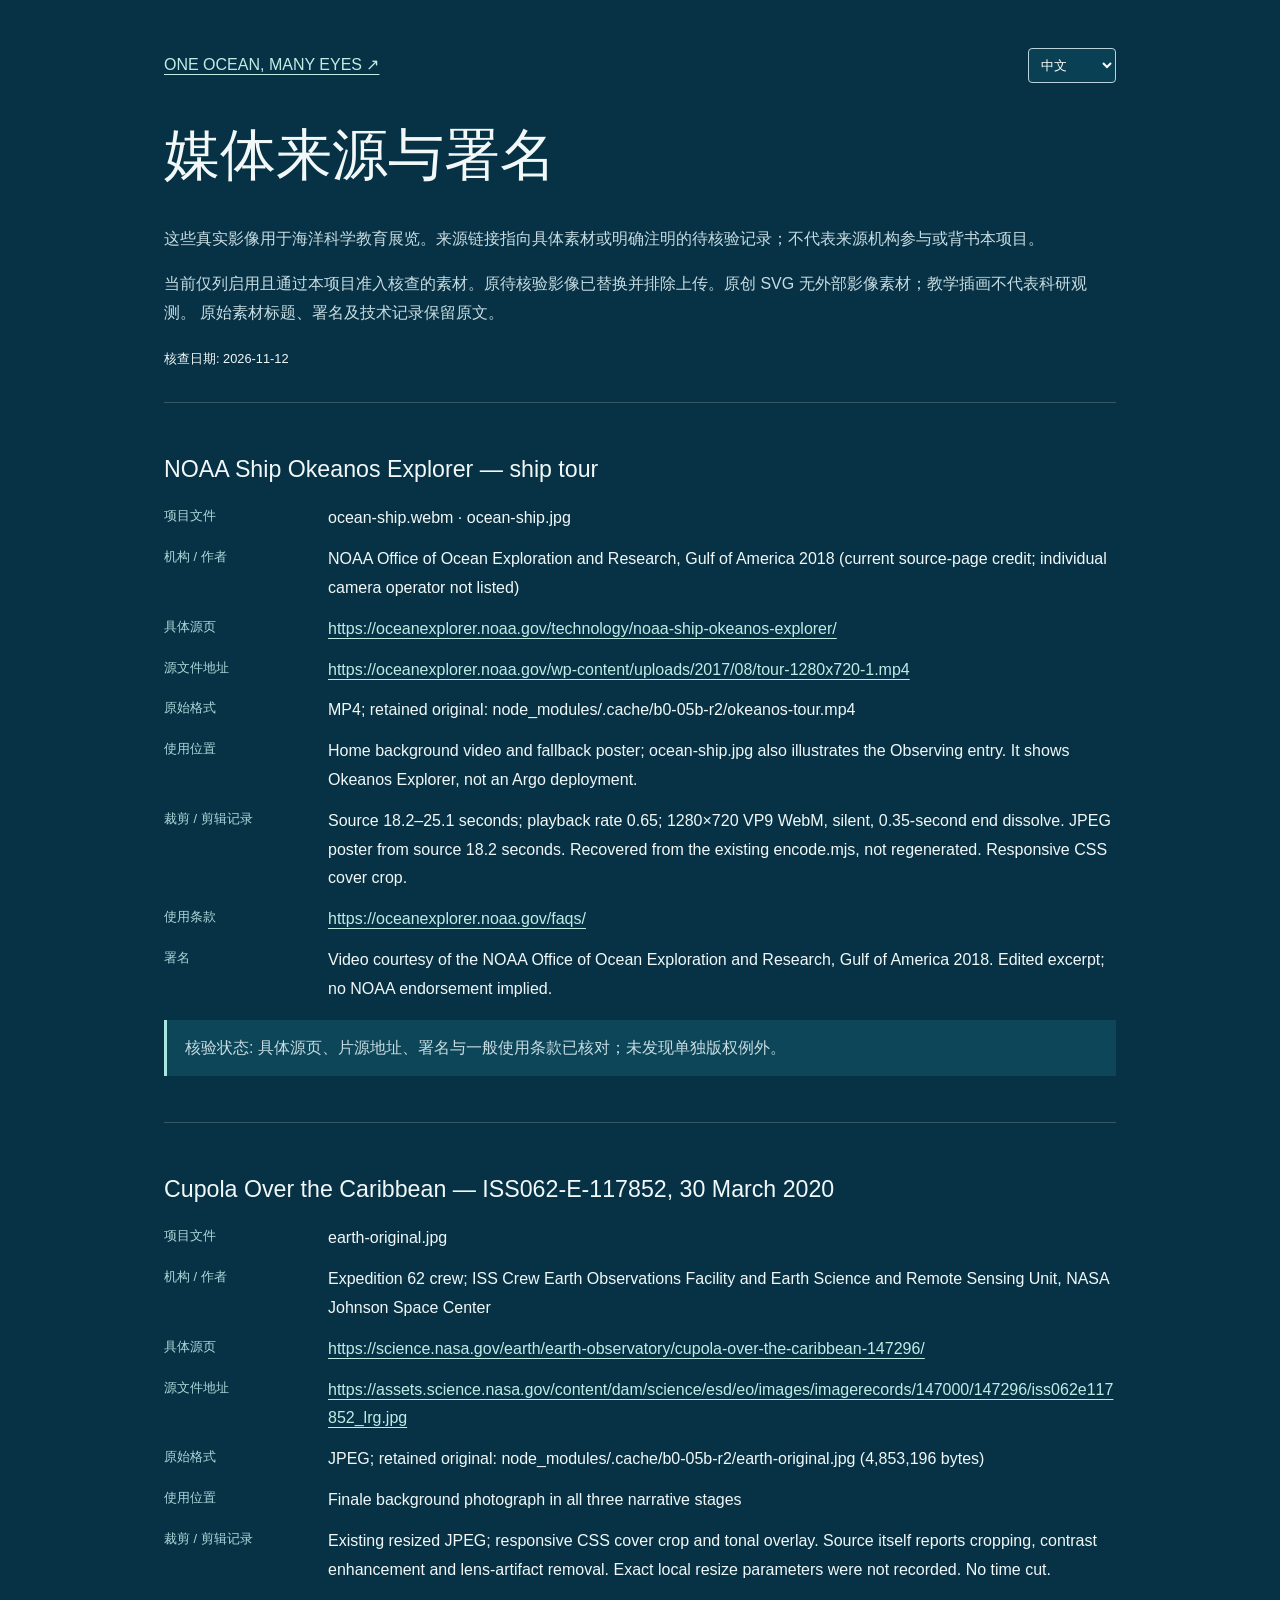
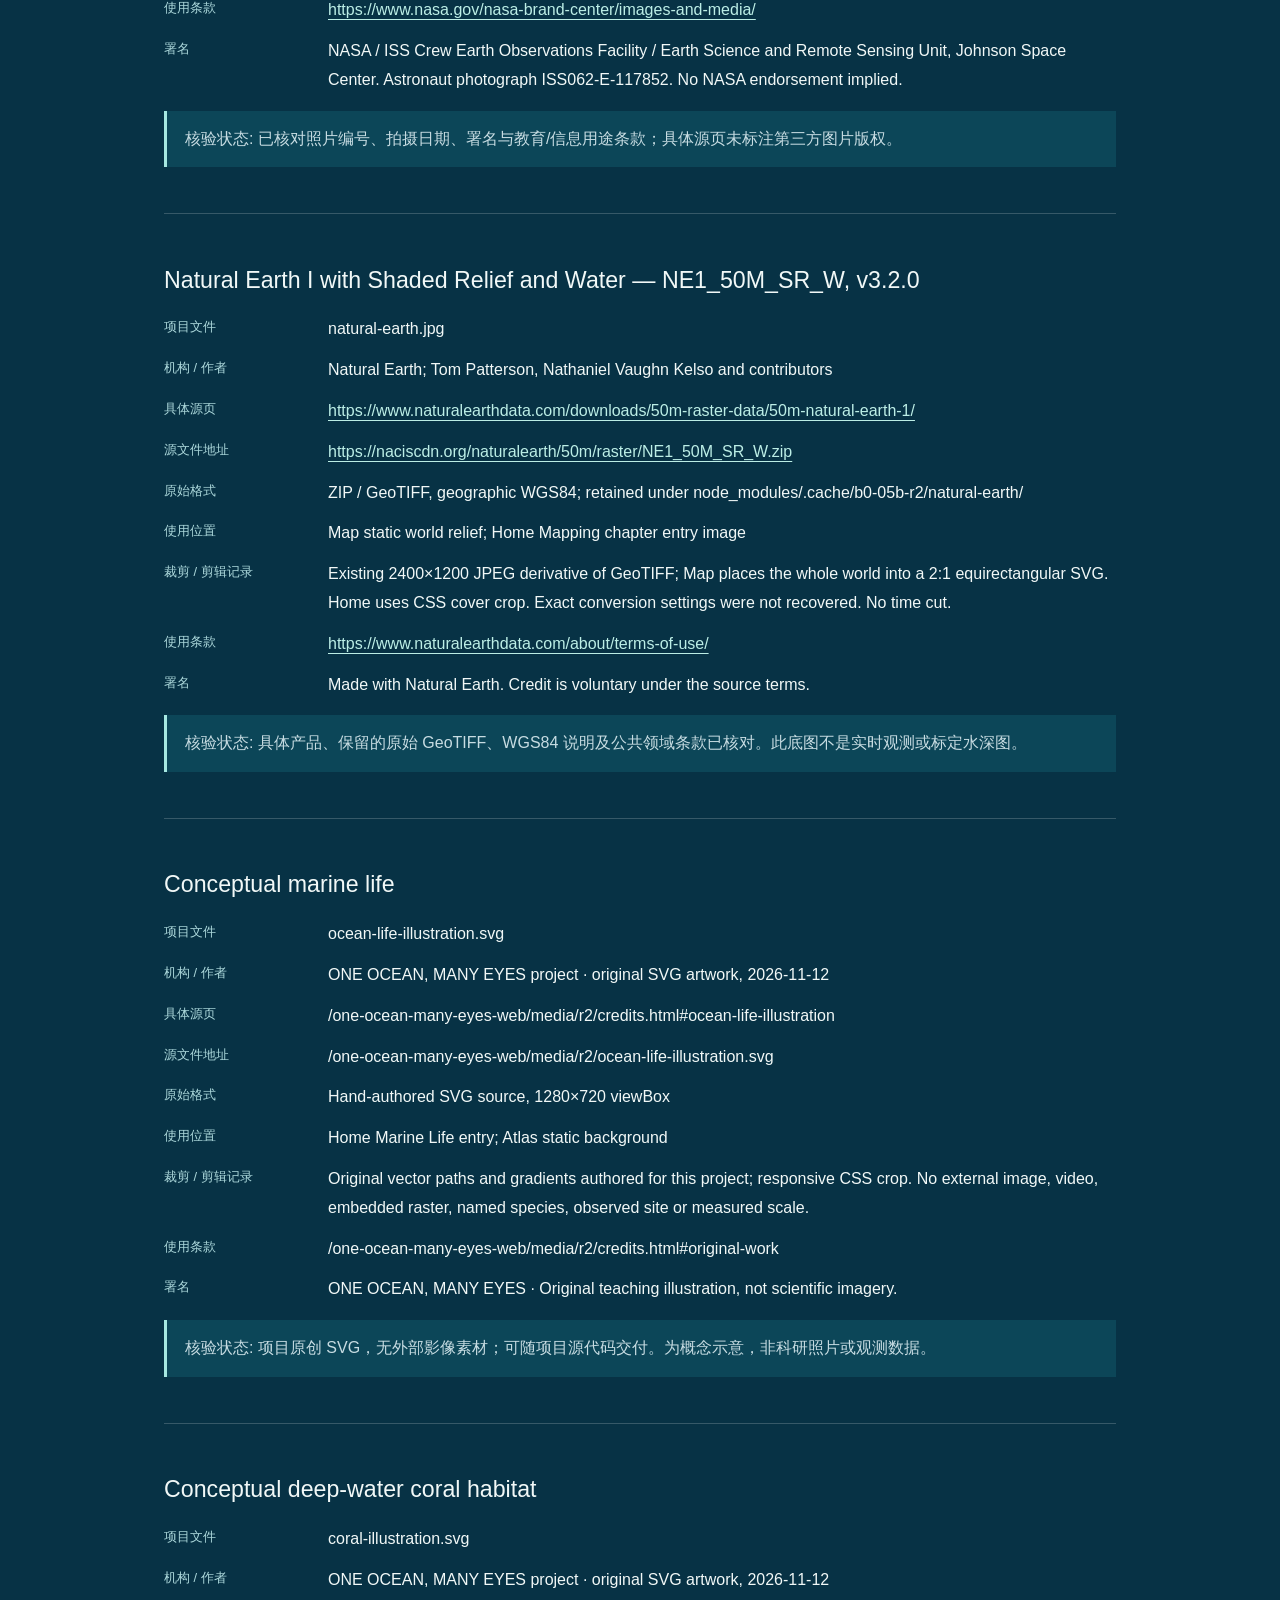
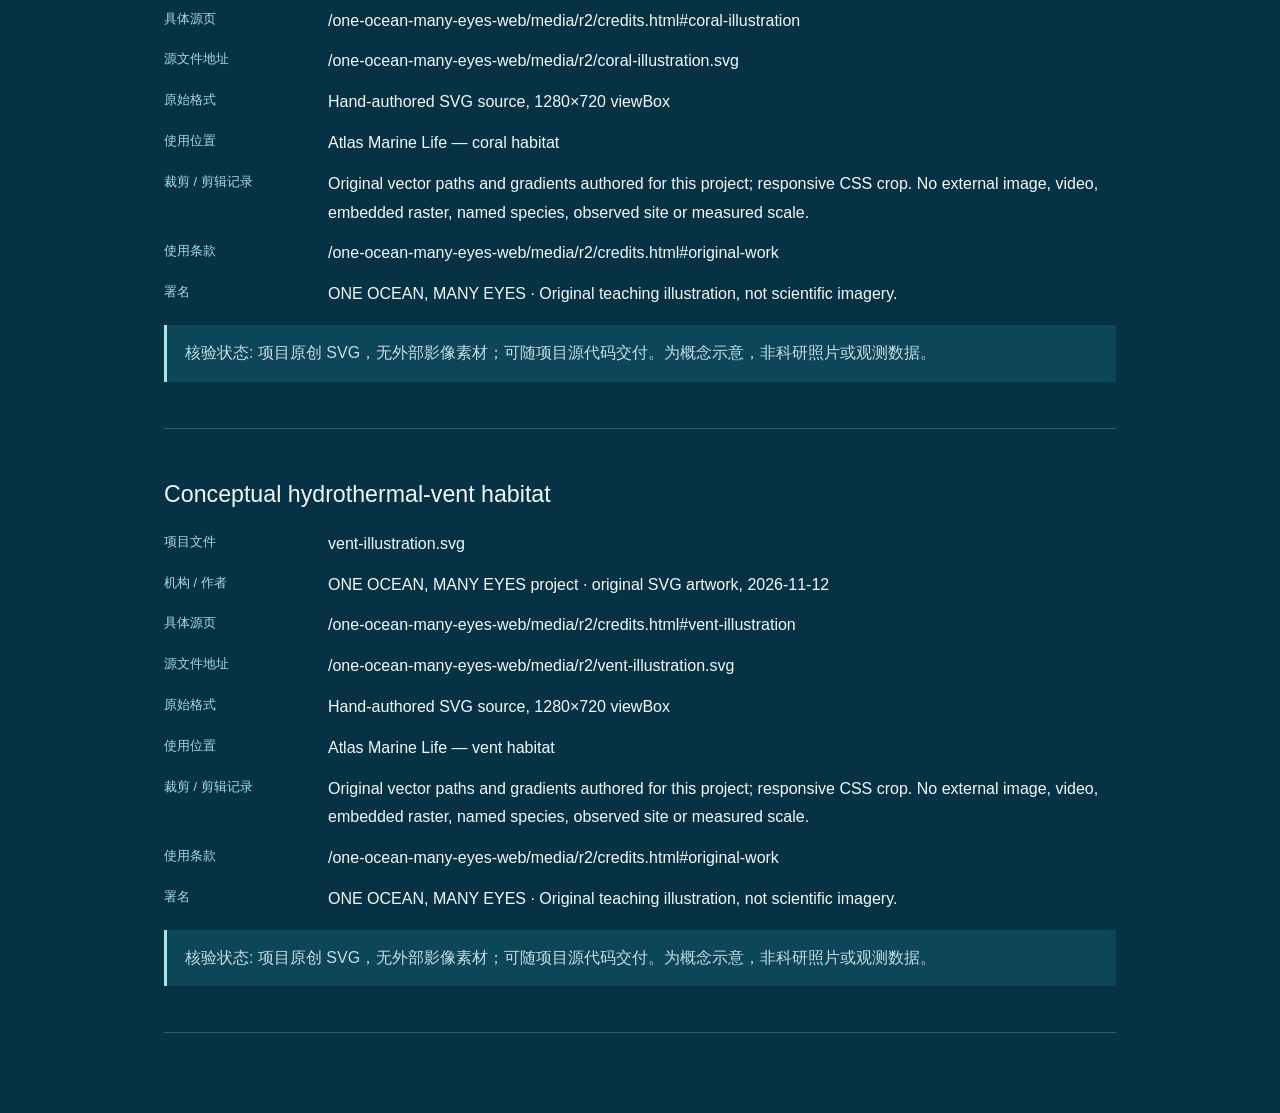
<file: media/r2/credits.html>
<!doctype html>
<html lang="zh">
<head>
  <meta charset="utf-8">
  <meta name="viewport" content="width=device-width,initial-scale=1">
  <meta name="color-scheme" content="dark">
  <link rel="icon" type="image/svg+xml" href="/one-ocean-many-eyes-web/favicon.svg">
  <title>媒体来源与署名 · ONE OCEAN, MANY EYES</title>
  <style>
    *{box-sizing:border-box}body{margin:0;background:#073245;color:#f1f8f7;font:16px/1.8 "Segoe UI","Microsoft YaHei",Arial,sans-serif}main{max-width:1000px;margin:auto;padding:48px 24px 80px}header{border-bottom:1px solid #ffffff30;padding-bottom:30px}nav{display:flex;justify-content:space-between;gap:20px;align-items:center}a{color:#bceee6;text-underline-offset:4px;overflow-wrap:anywhere}select{background:#0a4054;color:white;padding:8px;border:1px solid #bad3da;border-radius:4px}h1{font-size:clamp(2rem,5vw,3.5rem);font-weight:350;line-height:1.2}h2{font-weight:450;font-size:1.45rem;line-height:1.4}p{color:#c7dce2}article{padding:30px 0;border-bottom:1px solid #ffffff30;scroll-margin-top:25px}dl{display:grid;grid-template-columns:140px minmax(0,1fr);gap:12px 24px}dt{color:#acd8db;font-size:.8rem}dd{margin:0;overflow-wrap:anywhere}code{font-size:.85rem}.status{padding:14px 18px;background:#0c4658;border-left:3px solid #a6e8e1}.pending{border-left-color:#ebcb8b}small{font-size:.8rem}noscript{display:block;padding:20px}:focus-visible{outline:3px solid #a6e8e1;outline-offset:4px}@media(max-width:600px){dl{grid-template-columns:1fr;gap:4px}dd{margin-bottom:14px}main{padding-top:25px}}
  </style>
</head>
<body><main>
  <header id="original-work"><nav><a href="/#/home">ONE OCEAN, MANY EYES ↗</a><select aria-label="Language / 语言 / Язык"><option value="zh">中文</option><option value="en">English</option><option value="ru">Русский</option></select></nav><h1 id="title">媒体来源与署名</h1><p id="intro"></p><p id="boundary"></p><small id="date"></small></header>
  <div id="credits"></div>
  <noscript>请打开 <a href="manifest.json">完整媒体清单 / Full media manifest / Полный список материалов</a>，其中包含所有文件、具体来源、署名及待核验状态。</noscript>
</main>
<script>
// Active assets only: ocean-ship.webm ocean-ship.jpg earth-original.jpg natural-earth.jpg
// ocean-life-illustration.svg coral-illustration.svg vent-illustration.svg.
// NASA astronaut photograph ISS062-E-117852. Original SVG artwork contains no external imagery.
const copy={
 zh:{title:'媒体来源与署名',intro:'这些真实影像用于海洋科学教育展览。来源链接指向具体素材或明确注明的待核验记录；不代表来源机构参与或背书本项目。',boundary:'当前仅列启用且通过本项目准入核查的素材。原待核验影像已替换并排除上传。原创 SVG 无外部影像素材；教学插画不代表科研观测。',date:'核查日期',files:'项目文件',creator:'机构 / 作者',source:'具体源页',download:'源文件地址',format:'原始格式',usage:'使用位置',edit:'裁剪 / 剪辑记录',licence:'使用条款',attribution:'署名',status:'核验状态',missing:'尚未恢复，不能声称已核验',technical:'原始素材标题、署名及技术记录保留原文。'},
 en:{title:'Footage & image credits',intro:'Real imagery supports this ocean-science educational exhibition. Links identify specific material or explicitly provisional records. Source institutions do not endorse this project.',boundary:'Only active assets checked for this educational project are listed. Unverified originals have been replaced and excluded from upload. Original SVG artwork uses no external imagery; teaching illustrations are not observations.',date:'Checked on',files:'Project files',creator:'Institution / creator',source:'Specific source page',download:'Original asset address',format:'Original format',usage:'Used at',edit:'Crop / edit record',licence:'Reuse terms',attribution:'Credit',status:'Verification status',missing:'Not recovered; not verified',technical:'Original titles, attribution and technical records retain their source wording.'},
 ru:{title:'Источники изображений и видео',intro:'Реальные изображения используются в образовательной выставке о науке об океане. Ссылки ведут к конкретным материалам или явно предварительным записям. Организации-источники не подтверждают и не поддерживают этот проект.',boundary:'Указаны только используемые материалы, проверенные для этого учебного проекта. Непроверенные оригиналы заменены и исключены из загрузки. Оригинальные SVG не содержат сторонних изображений; учебные схемы не являются наблюдениями.',date:'Дата проверки',files:'Файлы проекта',creator:'Организация / автор',source:'Страница материала',download:'Адрес исходного файла',format:'Исходный формат',usage:'Место использования',edit:'Кадрирование / монтаж',licence:'Условия использования',attribution:'Авторство',status:'Статус проверки',missing:'Не восстановлен; не проверен',technical:'Исходные названия, сведения об авторстве и технические записи сохранены на языке источника.'}
}
const link=(url,text)=>{const a=document.createElement('a');a.href=url;a.textContent=text;a.target='_blank';a.rel='noreferrer';return a}
fetch('manifest.json').then(r=>{if(!r.ok)throw Error(r.status);return r.json()}).then(manifest=>{
 const select=document.querySelector('select');select.value=['zh','en','ru'].includes(new URLSearchParams(location.search).get('lang'))?new URLSearchParams(location.search).get('lang'):'zh'
 function render(){const lang=select.value,c=copy[lang];document.documentElement.lang=lang;document.title=c.title+' · ONE OCEAN, MANY EYES';document.querySelector('#title').textContent=c.title;document.querySelector('#intro').textContent=c.intro;document.querySelector('#boundary').textContent=c.boundary+' '+c.technical;document.querySelector('#date').textContent=c.date+': '+manifest.checkedOn;const target=document.querySelector('#credits');target.replaceChildren();for(const item of manifest.items){const article=document.createElement('article');article.id=item.id;const h=document.createElement('h2');h.textContent=item.title;article.append(h);const dl=document.createElement('dl');for(const [label,key]of [['files','files'],['creator','creator'],['source','sourcePage'],['download','downloadUrl'],['format','originalFormat'],['usage','usedAt'],['edit','edit'],['licence','licenceUrl'],['attribution','attribution']]){const dt=document.createElement('dt'),dd=document.createElement('dd');dt.textContent=c[label];const value=item[key];if(typeof value==='string'&&value.startsWith('https://'))dd.append(link(value,value));else dd.textContent=Array.isArray(value)?value.join(' · '):(value||c.missing);dl.append(dt,dd)}article.append(dl);const status=document.createElement('p');status.className='status'+(item.pending?' pending':'');status.textContent=c.status+': '+item.status[lang];article.append(status);target.append(article)}if(location.hash)document.getElementById(location.hash.slice(1))?.scrollIntoView()}
 select.addEventListener('change',render);render()
}).catch(()=>{document.querySelector('#credits').textContent='媒体清单加载失败 / Media manifest unavailable / Список материалов недоступен. manifest.json';})
</script>
</body></html>
</file>
